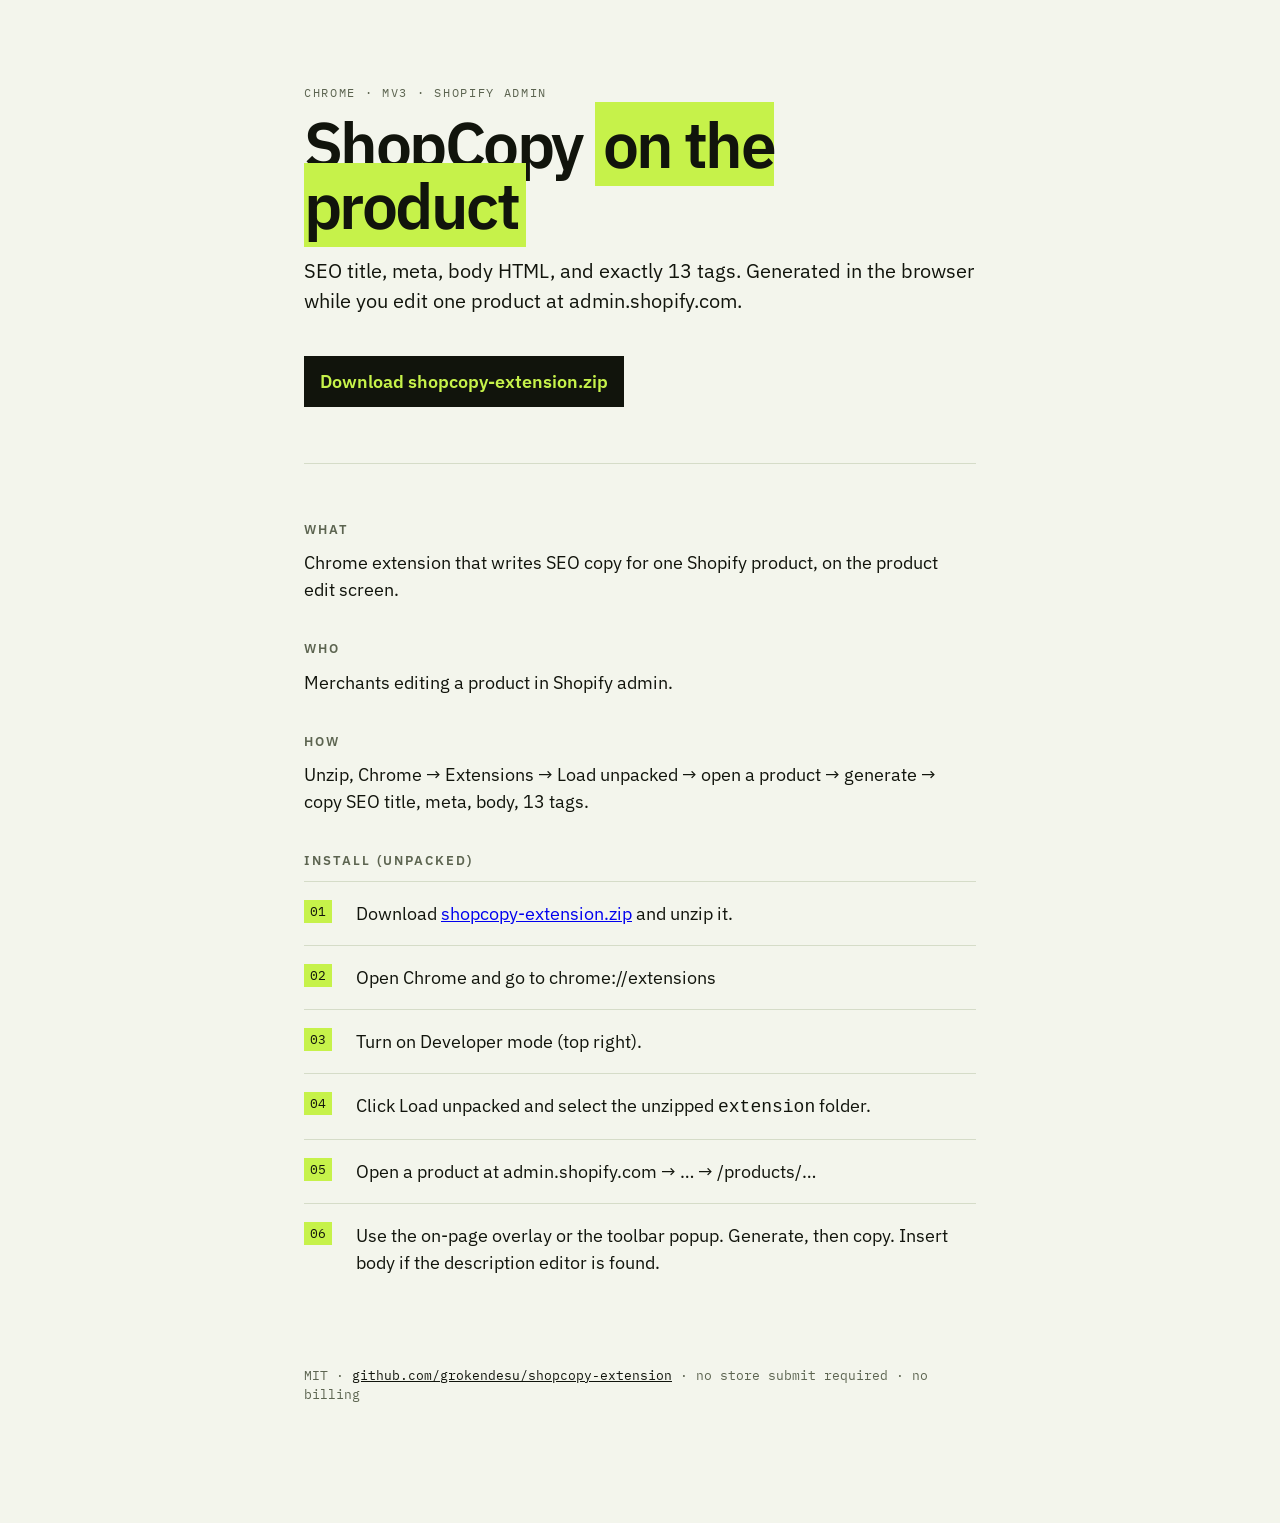
<file: index.html>
<!DOCTYPE html>
<html lang="en">
<head>
  <meta charset="utf-8" />
  <meta name="viewport" content="width=device-width, initial-scale=1" />
  <title>ShopCopy — Chrome extension for Shopify product SEO</title>
  <meta name="description" content="Chrome extension that writes SEO copy for one Shopify product, on the product edit screen." />
  <link rel="preconnect" href="https://fonts.googleapis.com" />
  <link rel="preconnect" href="https://fonts.gstatic.com" crossorigin />
  <link href="https://fonts.googleapis.com/css2?family=IBM+Plex+Mono:wght@400;500&family=IBM+Plex+Sans:wght@400;500;600;700&display=swap" rel="stylesheet" />
  <style>
    :root {
      --ink: #11140c;
      --paper: #f3f5ec;
      --lime: #c6f24a;
      --mute: #5c6450;
      --line: #d5dcc8;
    }
    * { box-sizing: border-box; }
    html, body { margin: 0; background: var(--paper); color: var(--ink); }
    body {
      font-family: "IBM Plex Sans", "Helvetica Neue", Arial, sans-serif;
      font-size: 18px;
      line-height: 1.5;
    }
    .wrap { max-width: 720px; margin: 0 auto; padding: 72px 24px 120px; }
    .kicker {
      font-family: "IBM Plex Mono", ui-monospace, monospace;
      font-size: 12px;
      letter-spacing: 0.14em;
      text-transform: uppercase;
      color: var(--mute);
    }
    h1 {
      font-size: clamp(40px, 7vw, 64px);
      line-height: 0.95;
      letter-spacing: -0.04em;
      font-weight: 600;
      margin: 12px 0 20px;
    }
    h1 em { font-style: normal; color: var(--ink); background: var(--lime); padding: 0 0.12em; }
    .sub { font-size: 20px; max-width: 38em; margin: 0 0 40px; }
    a.dl {
      display: inline-block;
      background: var(--ink);
      color: var(--lime);
      text-decoration: none;
      padding: 12px 16px;
      font-weight: 600;
      border-radius: 0;
    }
    a.dl:hover { background: #000; }
    hr { border: 0; border-top: 1px solid var(--line); margin: 56px 0; }
    h2 {
      font-size: 13px;
      letter-spacing: 0.16em;
      text-transform: uppercase;
      font-weight: 600;
      margin: 0 0 10px;
      color: var(--mute);
    }
    .stack p { margin: 0 0 36px; max-width: 36em; }
    ol.steps {
      margin: 0;
      padding: 0;
      list-style: none;
      counter-reset: st;
    }
    ol.steps li {
      counter-increment: st;
      padding: 18px 0 18px 52px;
      position: relative;
      border-top: 1px solid var(--line);
    }
    ol.steps li::before {
      content: counter(st, decimal-leading-zero);
      position: absolute;
      left: 0;
      top: 18px;
      font-family: "IBM Plex Mono", ui-monospace, monospace;
      font-size: 13px;
      color: var(--ink);
      background: var(--lime);
      padding: 2px 6px;
    }
    footer {
      margin-top: 72px;
      font-size: 13px;
      color: var(--mute);
      font-family: "IBM Plex Mono", ui-monospace, monospace;
    }
    footer a { color: var(--ink); }
  </style>
</head>
<body>
  <div class="wrap">
    <p class="kicker">Chrome · MV3 · Shopify admin</p>
    <h1>ShopCopy <em>on the product</em></h1>
    <p class="sub">SEO title, meta, body HTML, and exactly 13 tags. Generated in the browser while you edit one product at admin.shopify.com.</p>
    <p><a class="dl" href="./shopcopy-extension.zip">Download shopcopy-extension.zip</a></p>

    <hr />

    <div class="stack">
      <h2>What</h2>
      <p>Chrome extension that writes SEO copy for one Shopify product, on the product edit screen.</p>
      <h2>Who</h2>
      <p>Merchants editing a product in Shopify admin.</p>
      <h2>How</h2>
      <p>Unzip, Chrome → Extensions → Load unpacked → open a product → generate → copy SEO title, meta, body, 13 tags.</p>
    </div>

    <h2>Install (unpacked)</h2>
    <ol class="steps">
      <li>Download <a href="./shopcopy-extension.zip">shopcopy-extension.zip</a> and unzip it.</li>
      <li>Open Chrome and go to chrome://extensions</li>
      <li>Turn on Developer mode (top right).</li>
      <li>Click Load unpacked and select the unzipped <code>extension</code> folder.</li>
      <li>Open a product at admin.shopify.com → … → /products/…</li>
      <li>Use the on-page overlay or the toolbar popup. Generate, then copy. Insert body if the description editor is found.</li>
    </ol>

    <footer>
      MIT · <a href="https://github.com/grokendesu/shopcopy-extension">github.com/grokendesu/shopcopy-extension</a>
      · no store submit required · no billing
    </footer>
  </div>
</body>
</html>
</file>
